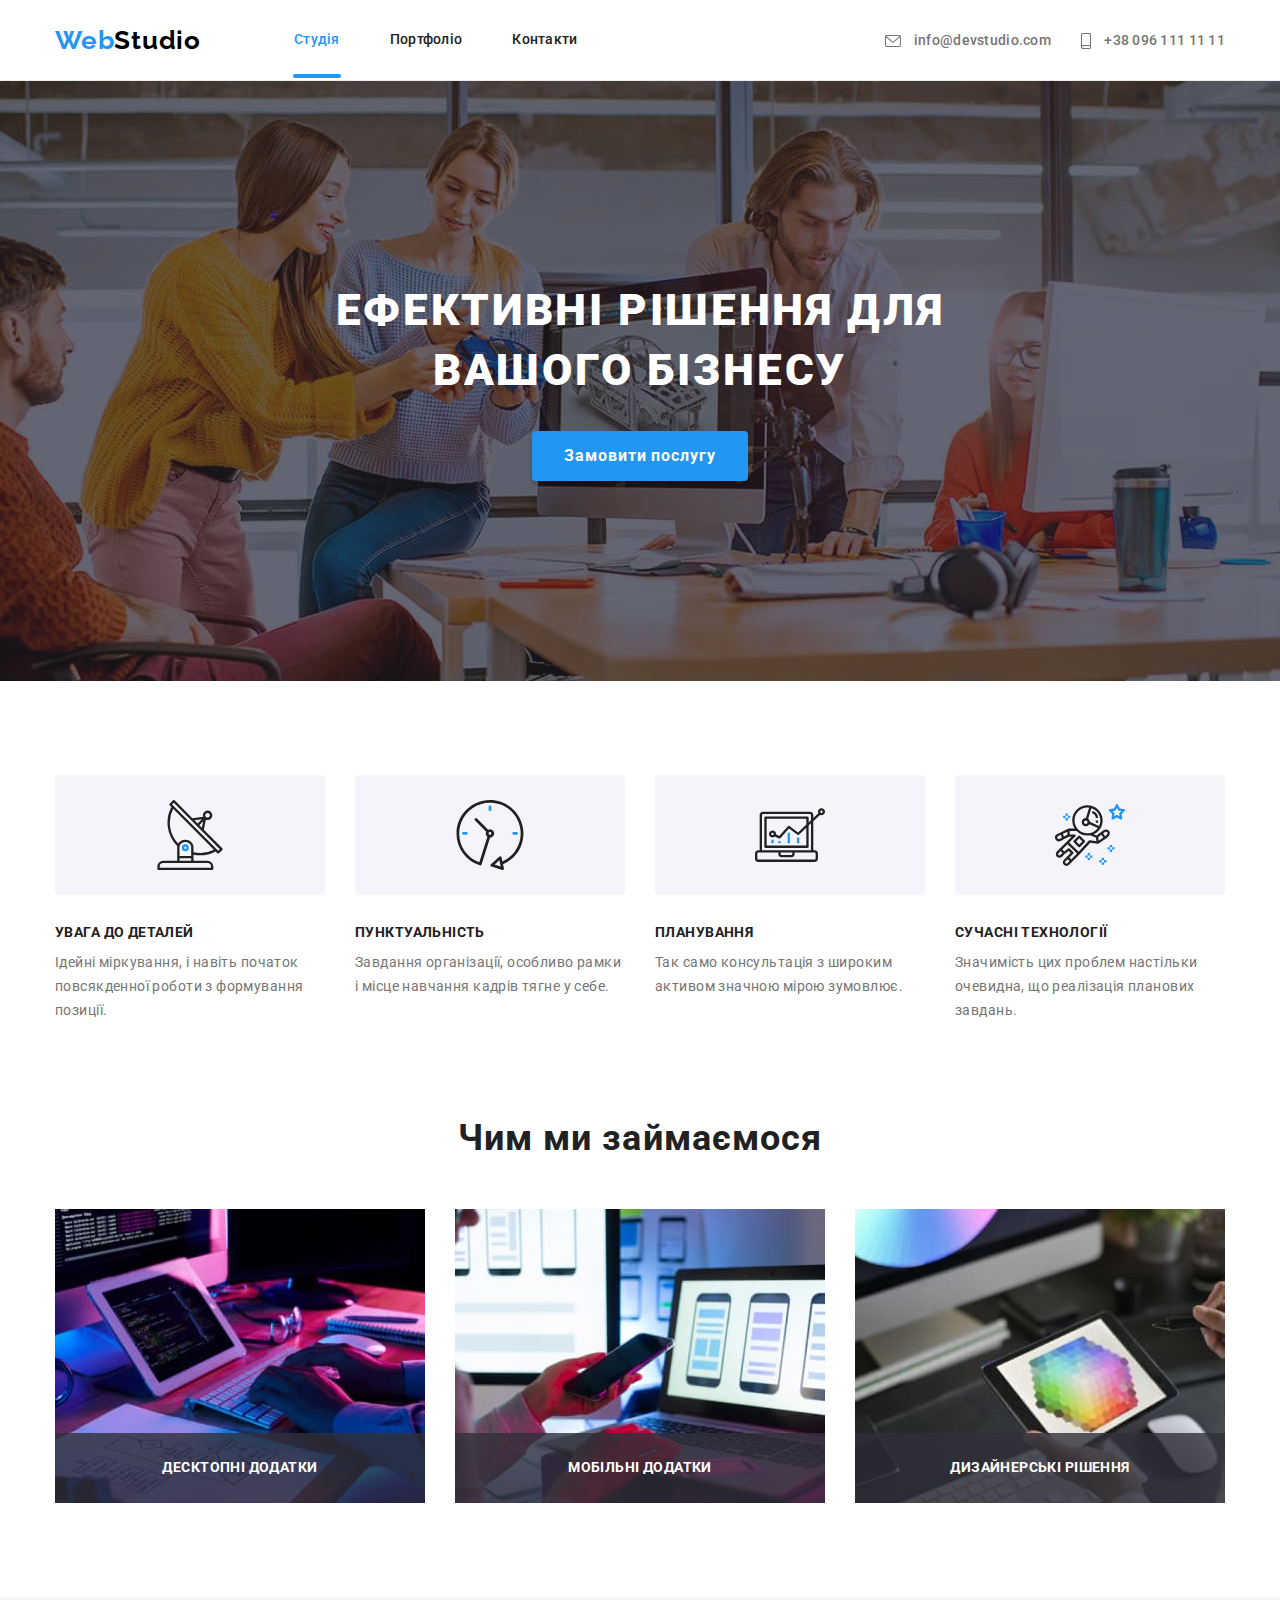
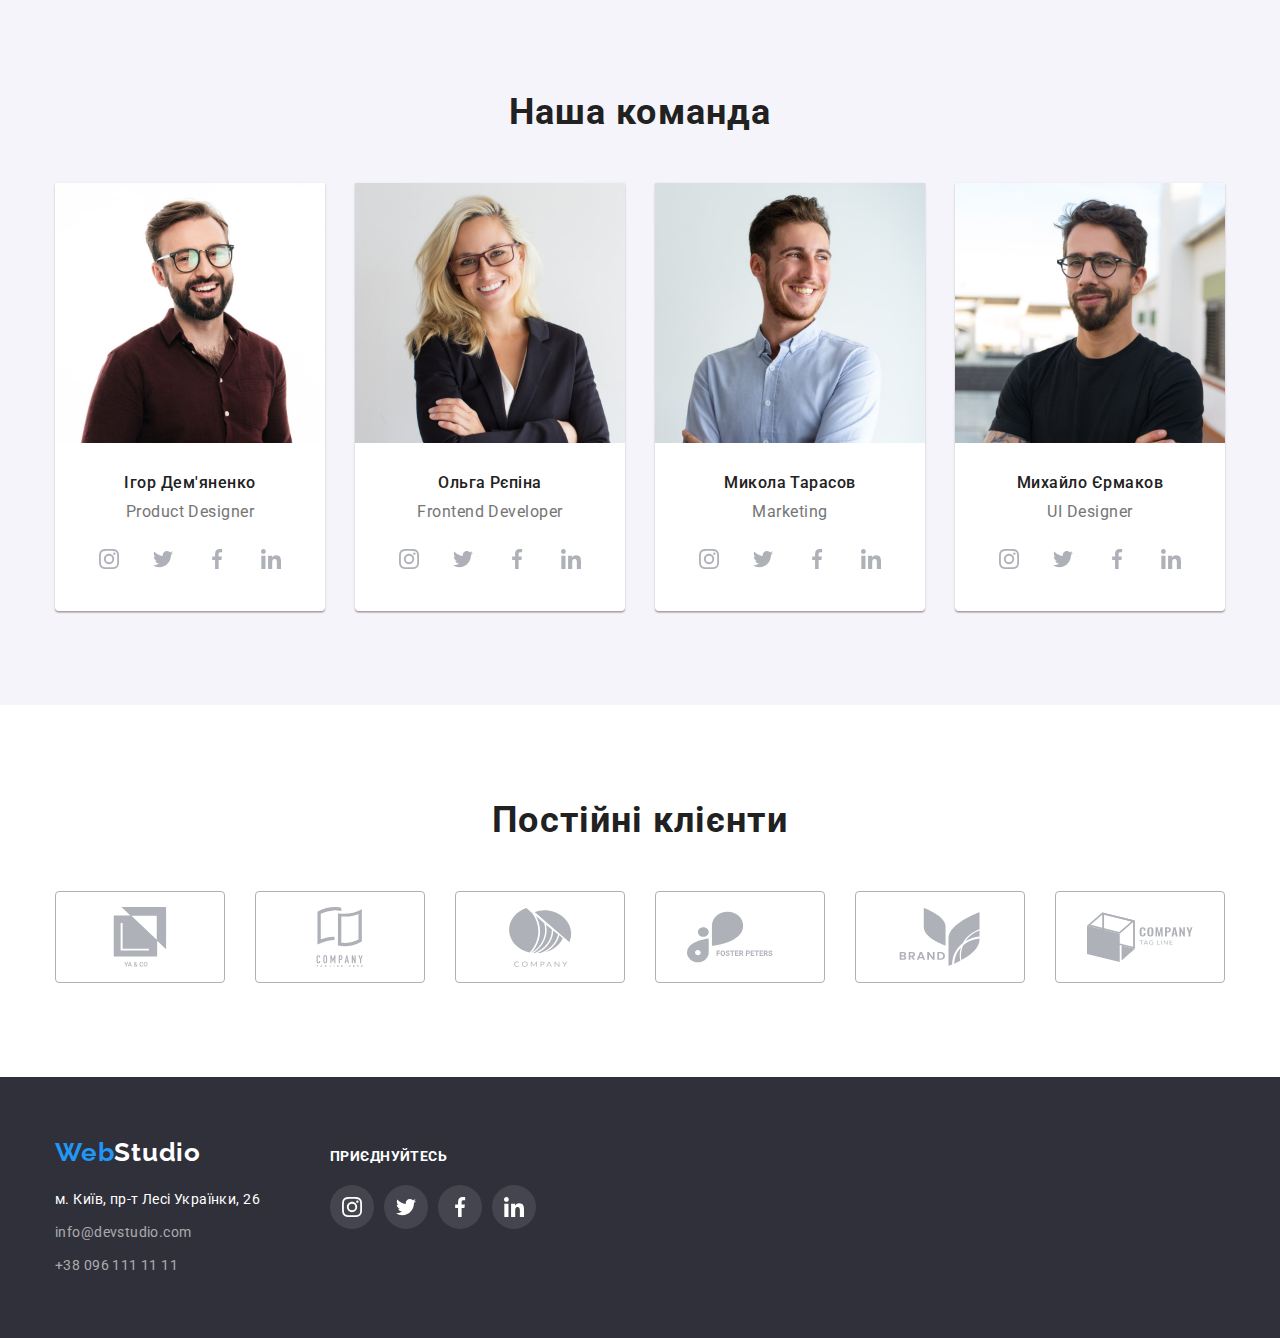
<file: index.html>
<!DOCTYPE html>
<html lang="uk">
  <head>
    <meta charset="UTF-8" />
    <meta http-equiv="X-UA-Compatible" content="IE=edge" />
    <meta name="viewport" content="width=device-width, initial-scale=1.0" />
    <title>Студия</title>
    <link rel="preconnect" href="https://fonts.googleapis.com" />
    <link rel="preconnect" href="https://fonts.gstatic.com" crossorigin />
    <link
      href="https://fonts.googleapis.com/css2?family=Raleway:wght@700&family=Roboto:wght@400;500;700;900&display=swap"
      rel="stylesheet"
    />
    <link
      rel="stylesheet"
      href="https://cdnjs.cloudflare.com/ajax/libs/modern-normalize/1.1.0/modern-normalize.min.css"
    />
    <link rel="stylesheet" href="./css/styles.css" />
  </head>

  <body>
    <!--header-->

    <header class="page-header">
      <div class="container">
        <nav class="nav">
          <a href="./index.html" class="logo"><span class="logo-part">Web</span>Studio</a>
          <ul class="site-nav list">
            <li class="nav-link"><a href="./index.html" class="link current studio">Студія</a></li>
            <li class="nav-link"><a href="./portfolio.html" class="link">Портфоліо</a></li>
            <li class="nav-link"><a href="" class="link">Контакти</a></li>
          </ul>
        </nav>

        <ul class="email-phone">
          <li>
            <a href="mailto:info@devstudio.com" class="email">
              <svg width="16" height="12" class="envelope">
                <use href="./images/icons.svg#icon-envelope"></use>
              </svg>
              info@devstudio.com
            </a>
          </li>
          <li>
            <a href="tel:+380961111111" class="phone"
              ><svg width="10" height="16" class="smartphone">
                <use href="./images/icons.svg#icon-smartphone"></use>
              </svg>
              +38 096 111 11 11
            </a>
          </li>
        </ul>
      </div>
    </header>

    <!--MAIN-->
    <main>
      <!--Hero-->
      <section class="hero">
        <div class="container">
          <h1 class="hero-title">Ефективні рішення для вашого бізнесу</h1>
          <button type="button" class="button" data-modal-open>Замовити послугу</button>
        </div>
      </section>

      <!--features-->
      <section class="section-features">
        <div class="container">
          <h2 hidden>Features</h2>
          <ul class="features">
            <li class="item">
              <div class="features-icon">
                <svg width="70" height="70" class="antenna">
                  <use href="./images/icons.svg#icon-antenna"></use>
                </svg>
              </div>

              <h3 class="title">УВАГА ДО ДЕТАЛЕЙ</h3>
              <p class="text">
                Ідейні міркування, і навіть початок повсякденної роботи з формування позиції.
              </p>
            </li>
            <li class="item">
              <div class="features-icon">
                <svg width="70" height="70" class="clock">
                  <use href="./images/icons.svg#icon-clock"></use>
                </svg>
              </div>
              <h3 class="title">ПУНКТУАЛЬНІСТЬ</h3>
              <p class="text">
                Завдання організації, особливо рамки і місце навчання кадрів тягне у себе.
              </p>
            </li>
            <li class="item">
              <div class="features-icon">
                <svg width="70" height="70" class="clock">
                  <use href="./images/icons.svg#icon-diagram"></use>
                </svg>
              </div>
              <h3 class="title">ПЛАНУВАННЯ</h3>
              <p class="text">Так само консультація з широким активом значною мірою зумовлює.</p>
            </li>
            <li class="item">
              <div class="features-icon">
                <svg width="70" height="70" class="clock">
                  <use href="./images/icons.svg#icon-astronaut"></use>
                </svg>
              </div>
              <h3 class="title">СУЧАСНІ ТЕХНОЛОГІЇ</h3>
              <p class="text">
                Значимість цих проблем настільки очевидна, що реалізація планових завдань.
              </p>
            </li>
          </ul>
        </div>
      </section>

      <!--what we do-->
      <section class="section">
        <div class="container">
          <h2 class="section-title">Чим ми займаємося</h2>
          <ul class="section-title-list">
            <li class="item">
              <div class="thumb">
                <img src="./images/desktop.jpg" alt="Desktop" width="370" />
                <p class="thumb-text">Десктопні додатки</p>
              </div>
            </li>

            <li class="item">
              <div class="thumb">
                <img src="./images/mobile.jpg" alt="Mobile" width="370" />
                <p class="thumb-text">Мобільні додатки</p>
              </div>
            </li>

            <li class="item">
              <div class="thumb">
                <img src="./images/design.jpg" alt="Web design" width="370" />
                <p class="thumb-text">Дизайнерські рішення</p>
              </div>
            </li>
          </ul>
        </div>
      </section>

      <!--our team-->
      <section class="section-team">
        <div class="container">
          <h2 class="section-title">Наша команда</h2>
          <ul class="team">
            <li class="item">
              <img src="./images/product_designer.jpg" alt="Product designer" width="270" />
              <div class="team-title-text">
                <h3 class="title">Ігор Дем'яненко</h3>
                <p class="text">Product Designer</p>
                <ul class="team-icon list">
                  <li class="item">
                    <a class="link" href="" target="_blank" rel="noopener noreferrer nofollow">
                      <svg width="20" height="20">
                        <use href="./images/icons.svg#icon-instagram"></use>
                      </svg>
                    </a>
                  </li>
                  <li class="item">
                    <a class="link" href="" target="_blank" rel="noopener noreferrer nofollow">
                      <svg width="20" height="20">
                        <use href="./images/icons.svg#icon-twitter"></use>
                      </svg>
                    </a>
                  </li>
                  <li class="item">
                    <a class="link" href="" target="_blank" rel="noopener noreferrer nofollow">
                      <svg width="20" height="20">
                        <use href="./images/icons.svg#icon-facebook"></use>
                      </svg>
                    </a>
                  </li>
                  <li class="item">
                    <a class="link" href="" target="_blank" rel="noopener noreferrer nofollow">
                      <svg width="20" height="20">
                        <use href="./images/icons.svg#icon-linkedin"></use>
                      </svg>
                    </a>
                  </li>
                </ul>
              </div>
            </li>
            <li class="item">
              <img src="./images/developer.jpg" alt="Frontend developer" width="270" />
              <div class="team-title-text">
                <h3 class="title">Ольга Рєпіна</h3>
                <p class="text">Frontend Developer</p>
                <ul class="team-icon list">
                  <li class="item">
                    <a class="link" href="" target="_blank" rel="noopener noreferrer nofollow">
                      <svg width="20" height="20">
                        <use href="./images/icons.svg#icon-instagram"></use>
                      </svg>
                    </a>
                  </li>
                  <li class="item">
                    <a class="link" href="" target="_blank" rel="noopener noreferrer nofollow">
                      <svg width="20" height="20">
                        <use href="./images/icons.svg#icon-twitter"></use>
                      </svg>
                    </a>
                  </li>
                  <li class="item">
                    <a class="link" href="" target="_blank" rel="noopener noreferrer nofollow">
                      <svg width="20" height="20">
                        <use href="./images/icons.svg#icon-facebook"></use>
                      </svg>
                    </a>
                  </li>
                  <li class="item">
                    <a class="link" href="" target="_blank" rel="noopener noreferrer nofollow">
                      <svg width="20" height="20">
                        <use href="./images/icons.svg#icon-linkedin"></use>
                      </svg>
                    </a>
                  </li>
                </ul>
              </div>
            </li>
            <li class="item">
              <img src="./images/marketing.jpg" alt="Marketing" width="270" />
              <div class="team-title-text">
                <h3 class="title">Микола Тарасов</h3>
                <p class="text">Marketing</p>
                <ul class="team-icon list">
                  <li class="item">
                    <a class="link" href="" target="_blank" rel="noopener noreferrer nofollow">
                      <svg width="20" height="20">
                        <use href="./images/icons.svg#icon-instagram"></use>
                      </svg>
                    </a>
                  </li>
                  <li class="item">
                    <a class="link" href="" target="_blank" rel="noopener noreferrer nofollow">
                      <svg width="20" height="20">
                        <use href="./images/icons.svg#icon-twitter"></use>
                      </svg>
                    </a>
                  </li>
                  <li class="item">
                    <a class="link" href="" target="_blank" rel="noopener noreferrer nofollow">
                      <svg width="20" height="20">
                        <use href="./images/icons.svg#icon-facebook"></use>
                      </svg>
                    </a>
                  </li>
                  <li class="item">
                    <a class="link" href="" target="_blank" rel="noopener noreferrer nofollow">
                      <svg width="20" height="20">
                        <use href="./images/icons.svg#icon-linkedin"></use>
                      </svg>
                    </a>
                  </li>
                </ul>
              </div>
            </li>
            <li class="item">
              <img src="./images/ui_designer.jpg" alt="UI Designer" width="270" />
              <div class="team-title-text">
                <h3 class="title">Михайло Єрмаков</h3>
                <p class="text">UI Designer</p>
                <ul class="team-icon list">
                  <li class="item">
                    <a class="link" href="" target="_blank" rel="noopener noreferrer nofollow">
                      <svg width="20" height="20">
                        <use href="./images/icons.svg#icon-instagram"></use>
                      </svg>
                    </a>
                  </li>
                  <li class="item">
                    <a class="link" href="" target="_blank" rel="noopener noreferrer nofollow">
                      <svg width="20" height="20">
                        <use href="./images/icons.svg#icon-twitter"></use>
                      </svg>
                    </a>
                  </li>
                  <li class="item">
                    <a class="link" href="" target="_blank" rel="noopener noreferrer nofollow">
                      <svg width="20" height="20">
                        <use href="./images/icons.svg#icon-facebook"></use>
                      </svg>
                    </a>
                  </li>
                  <li class="item">
                    <a class="link" href="" target="_blank" rel="noopener noreferrer nofollow">
                      <svg width="20" height="20">
                        <use href="./images/icons.svg#icon-linkedin"></use>
                      </svg>
                    </a>
                  </li>
                </ul>
              </div>
            </li>
          </ul>
        </div>
      </section>
      <!-- our clients -->
      <section class="section-clients">
        <div class="container">
          <h2 class="section-title">Постійні клієнти</h2>
          <ul class="clients">
            <li class="item">
              <a class="link" href="" target="_blank" rel="noopener noreferrer nofollow">
                <svg width="106" height="60" class="client-icon">
                  <use href="./images/icons.svg#icon-client_1"></use>
                </svg>
              </a>
            </li>

            <li class="item">
              <a class="link" href="" target="_blank" rel="noopener noreferrer nofollow">
                <svg width="106" height="60" class="client-icon">
                  <use href="./images/icons.svg#icon-client_2"></use>
                </svg>
              </a>
            </li>

            <li class="item">
              <a class="link" href="" target="_blank" rel="noopener noreferrer nofollow">
                <svg width="106" height="60" class="client-icon">
                  <use href="./images/icons.svg#icon-client_3"></use>
                </svg>
              </a>
            </li>
            <li class="item">
              <a class="link" href="" target="_blank" rel="noopener noreferrer nofollow">
                <svg width="106" height="60" class="client-icon">
                  <use href="./images/icons.svg#icon-client_4"></use>
                </svg>
              </a>
            </li>
            <li class="item">
              <a class="link" href="" target="_blank" rel="noopener noreferrer nofollow">
                <svg width="106" height="60" class="client-icon">
                  <use href="./images/icons.svg#icon-client_5"></use>
                </svg>
              </a>
            </li>
            <li class="item">
              <a class="link" href="" target="_blank" rel="noopener noreferrer nofollow">
                <svg width="106" height="60" class="client-icon">
                  <use href="./images/icons.svg#icon-client_6"></use>
                </svg>
              </a>
            </li>
          </ul>
        </div>
      </section>
    </main>

    <!--footer-->
    <footer class="footer">
      <div class="container footer-wrap">
        <div class="footer-logo-address">
          <a href="./index.html" class="footer-logo"><span class="logo-part">Web</span>Studio</a>
          <address>
            <ul class="footer-address list">
              <li class="item">
                <a
                  href="https://goo.gl/maps/TpQ6tgruh54rHZ967"
                  target="_blank"
                  rel="noopener noreferrer nofollow"
                  class="post-address"
                  >м. Київ, пр-т Лесі Українки, 26</a
                >
              </li>
              <li class="item">
                <a href="mailto:info@devstudio.com" class="footer-email">info@devstudio.com</a>
              </li>
              <li class="item">
                <a href="tel:+380961111111" class="footer-phone">+38 096 111 11 11</a>
              </li>
            </ul>
          </address>
        </div>
        <div class="footer-join-us">
          <h2 class="footer-join-us-title">приєднуйтесь</h2>
          <ul class="footer-join-us icon-list">
            <li class="item">
              <a class="link" href="" target="_blank" rel="noopener noreferrer nofollow">
                <svg width="20" height="20">
                  <use href="./images/icons.svg#icon-instagram"></use>
                </svg>
              </a>
            </li>
            <li class="item">
              <a class="link" href="" target="_blank" rel="noopener noreferrer nofollow">
                <svg width="20" height="20">
                  <use href="./images/icons.svg#icon-twitter"></use>
                </svg>
              </a>
            </li>
            <li class="item">
              <a class="link" href="" target="_blank" rel="noopener noreferrer nofollow">
                <svg width="20" height="20">
                  <use href="./images/icons.svg#icon-facebook"></use>
                </svg>
              </a>
            </li>
            <li class="item">
              <a class="link" href="" target="_blank" rel="noopener noreferrer nofollow">
                <svg width="20" height="20">
                  <use href="./images/icons.svg#icon-linkedin"></use>
                </svg>
              </a>
            </li>
          </ul>
        </div>
      </div>
    </footer>

    <div class="backdrop is-hidden" data-modal>
      <div class="modal">
        <button class="close-button" data-modal-close>
          <svg width="11" height="11">
            <use href="./images/icons.svg#icon-close-button"></use>
          </svg>
        </button>
      </div>
    </div>
    <script src="./js/modal.js"></script>
  </body>
</html>
</file>
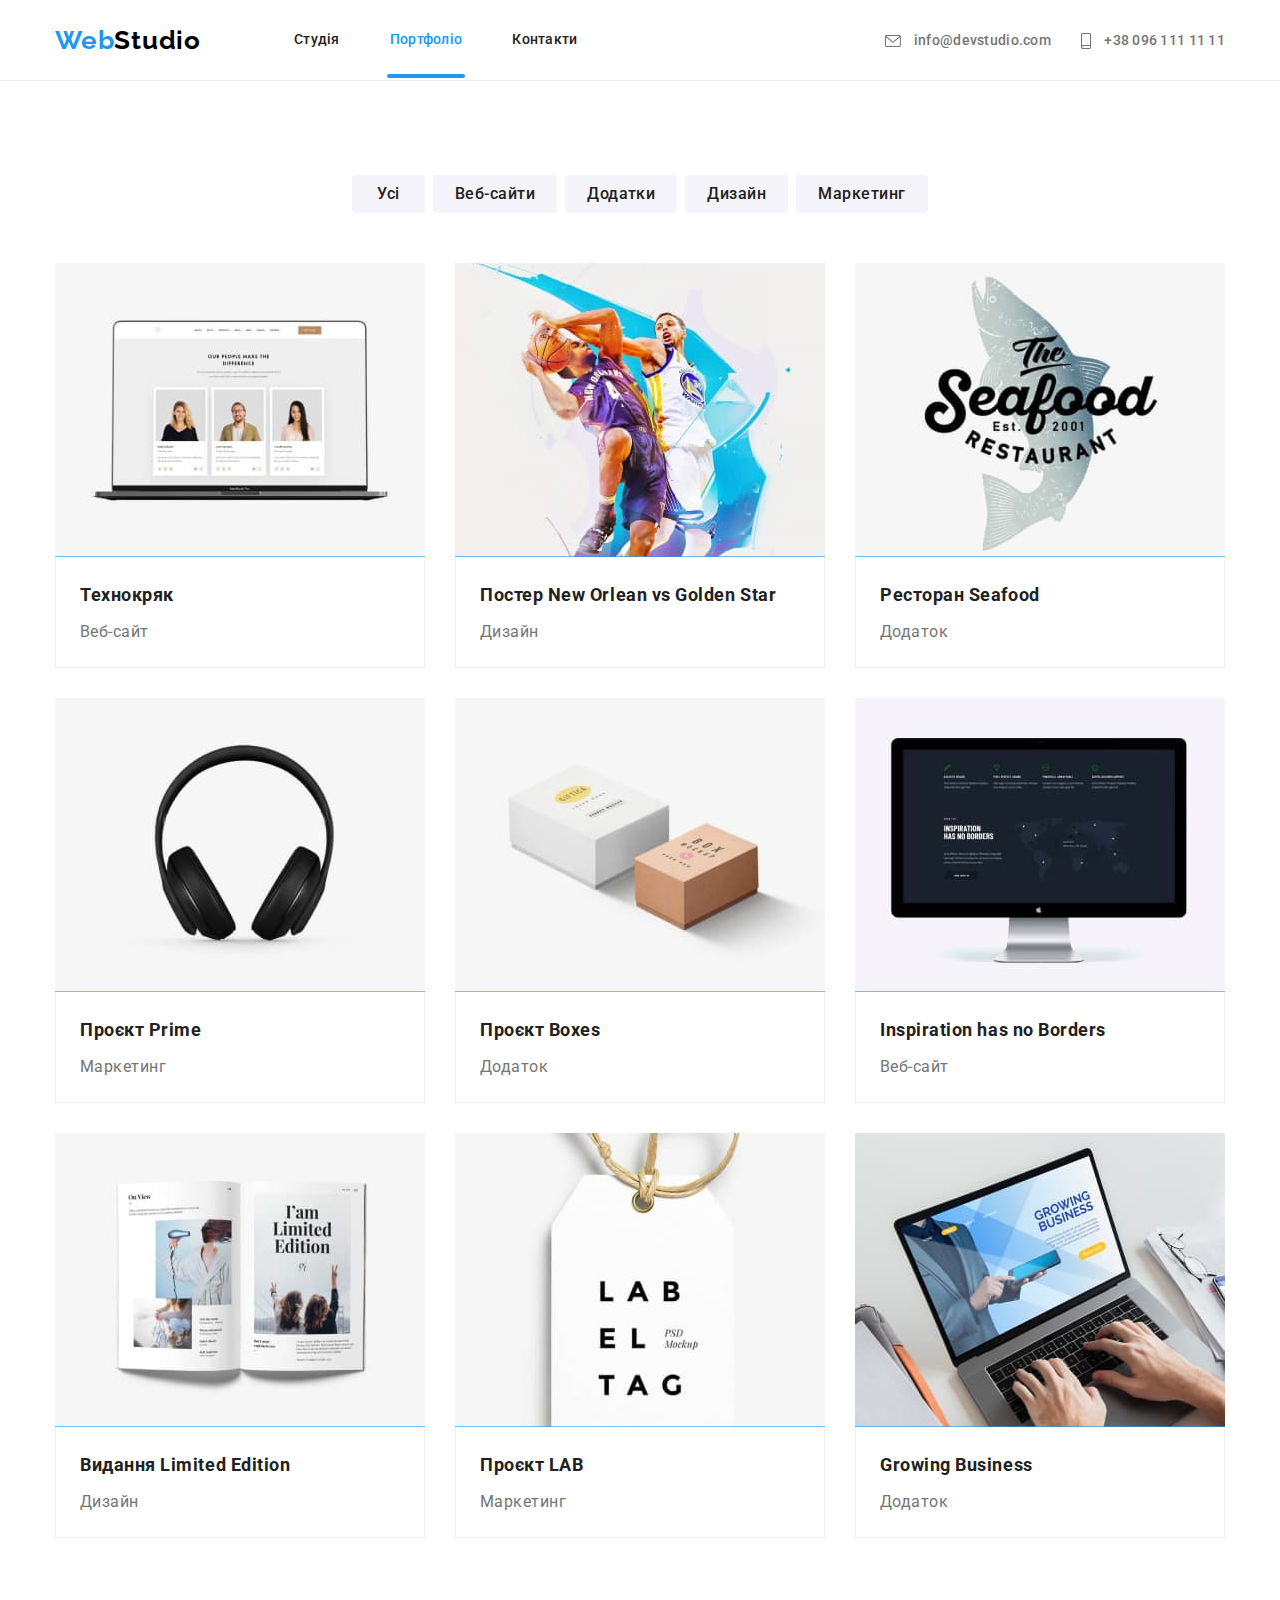
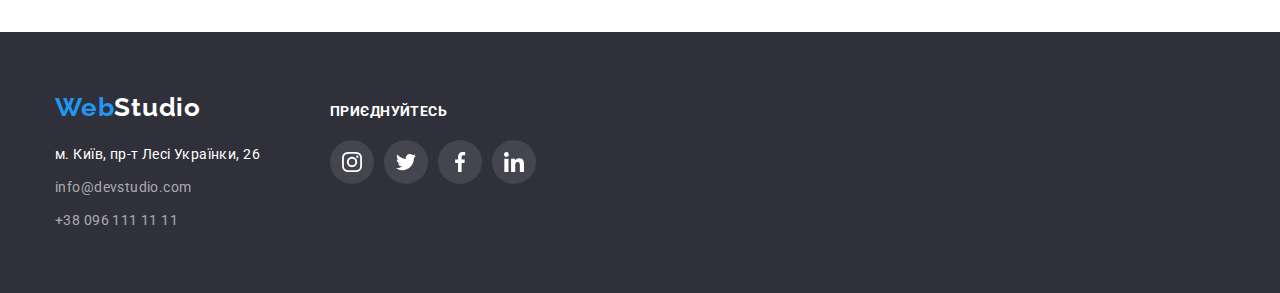
<file: portfolio.html>
<!DOCTYPE html>
<html lang="uk">
  <head>
    <meta charset="UTF-8" />
    <meta http-equiv="X-UA-Compatible" content="IE=edge" />
    <meta name="viewport" content="width=device-width, initial-scale=1.0" />
    <title>Портфолио</title>
    <link rel="preconnect" href="https://fonts.googleapis.com" />
    <link rel="preconnect" href="https://fonts.gstatic.com" crossorigin />
    <link
      href="https://fonts.googleapis.com/css2?family=Raleway:wght@700&family=Roboto:wght@400;500;700;900&display=swap"
      rel="stylesheet"
    />
    <link
      rel="stylesheet"
      href="https://cdnjs.cloudflare.com/ajax/libs/modern-normalize/1.1.0/modern-normalize.min.css"
    />
    <link rel="stylesheet" href="./css/styles.css" />
  </head>

  <body>
    <!-- header -->
    <header class="page-header">
      <div class="container">
        <nav class="nav">
          <a href="./index.html" class="logo"><span class="logo-part">Web</span>Studio</a>
          <ul class="site-nav list">
            <li class="nav-link"><a href="./index.html" class="link">Студія</a></li>
            <li class="nav-link">
              <a href="./portfolio.html" class="link current portfolio">Портфоліо</a>
            </li>
            <li class="nav-link"><a href="" class="link">Контакти</a></li>
          </ul>
        </nav>

        <ul class="email-phone">
          <li>
            <a href="mailto:info@devstudio.com" class="email">
              <svg width="16" height="12" class="envelope">
                <use href="./images/icons.svg#icon-envelope"></use>
              </svg>
              info@devstudio.com
            </a>
          </li>
          <li>
            <a href="tel:+380961111111" class="phone"
              ><svg width="10" height="16" class="smartphone">
                <use href="./images/icons.svg#icon-smartphone"></use>
              </svg>
              +38 096 111 11 11
            </a>
          </li>
        </ul>
      </div>
    </header>

    <!-- main -->
    <main class="main-portfolio">
      <!-- portfolio filter -->
      <section class="section">
        <div class="container">
          <h1 hidden>Portfolio filter</h1>
          <ul class="portfolio-filter list">
            <li class="item"><button type="button" class="button all">Усі</button></li>
            <li class="item"><button type="button" class="button">Веб-сайти</button></li>
            <li class="item"><button type="button" class="button">Додатки</button></li>
            <li class="item"><button type="button" class="button">Дизайн</button></li>
            <li class="item"><button type="button" class="button">Маркетинг</button></li>
          </ul>

          <ul class="portfolio-list">
            <li class="item">
              <a href="" class="link">
                <div class="overlay">
                  <img src="./images/portfolio1.jpg" alt="Технокряк" width="370" />
                  <p class="overlay-text">
                    Ресурс пропонує комплексні пропозиції з різним рівнем функціоналу та сервісів.
                    Все це дозволить відвідувачу отримати вичерпні відомості про компанію чи
                    приватну особу.
                  </p>
                </div>

                <div class="portfolio-border">
                  <h2 class="title">Технокряк</h2>
                  <p class="text">Веб-сайт</p>
                </div>
              </a>
            </li>

            <li class="item">
              <a href="" class="link">
                <div class="overlay">
                  <img src="./images/portfolio2.jpg" alt="Постер" width="370" />
                  <p class="overlay-text">
                    Ресурс пропонує комплексні пропозиції з різним рівнем функціоналу та сервісів.
                    Все це дозволить відвідувачу отримати вичерпні відомості про компанію чи
                    приватну особу.
                  </p>
                </div>

                <div class="portfolio-border">
                  <h2 class="title">Постер New Orlean vs Golden Star</h2>
                  <p class="text">Дизайн</p>
                </div>
              </a>
            </li>
            <li class="item">
              <a href="" class="link">
                <div class="overlay">
                  <img src="./images/portfolio3.jpg" alt="Ресторан Seafood" width="370" />
                  <p class="overlay-text">
                    Ресурс пропонує комплексні пропозиції з різним рівнем функціоналу та сервісів.
                    Все це дозволить відвідувачу отримати вичерпні відомості про компанію чи
                    приватну особу.
                  </p>
                </div>

                <div class="portfolio-border">
                  <h2 class="title">Ресторан Seafood</h2>
                  <p class="text">Додаток</p>
                </div>
              </a>
            </li>
            <li class="item">
              <a href="" class="link">
                <div class="overlay">
                  <img src="./images/portfolio4.jpg" alt="Проєкт Prime" width="370" />
                  <p class="overlay-text">
                    Ресурс пропонує комплексні пропозиції з різним рівнем функціоналу та сервісів.
                    Все це дозволить відвідувачу отримати вичерпні відомості про компанію чи
                    приватну особу.
                  </p>
                </div>

                <div class="portfolio-border">
                  <h2 class="title">Проєкт Prime</h2>
                  <p class="text">Маркетинг</p>
                </div>
              </a>
            </li>
            <li class="item">
              <a href="" class="link">
                <div class="overlay">
                  <img src="./images/portfolio5.jpg" alt="Проєкт Boxes" width="370" />
                  <p class="overlay-text">
                    Ресурс пропонує комплексні пропозиції з різним рівнем функціоналу та сервісів.
                    Все це дозволить відвідувачу отримати вичерпні відомості про компанію чи
                    приватну особу.
                  </p>
                </div>

                <div class="portfolio-border">
                  <h2 class="title">Проєкт Boxes</h2>
                  <p class="text">Додаток</p>
                </div>
              </a>
            </li>
            <li class="item">
              <a href="" class="link">
                <div class="overlay">
                  <img src="./images/portfolio6.jpg" alt="Веб-сайт Inspiration" width="370" />
                  <p class="overlay-text">
                    Ресурс пропонує комплексні пропозиції з різним рівнем функціоналу та сервісів.
                    Все це дозволить відвідувачу отримати вичерпні відомості про компанію чи
                    приватну особу.
                  </p>
                </div>

                <div class="portfolio-border">
                  <h2 class="title">Inspiration has no Borders</h2>
                  <p class="text">Веб-сайт</p>
                </div>
              </a>
            </li>
            <li class="item">
              <a href="" class="link">
                <div class="overlay">
                  <img src="./images/portfolio7.jpg" alt="Видання Limited Edition" width="370" />
                  <p class="overlay-text">
                    Ресурс пропонує комплексні пропозиції з різним рівнем функціоналу та сервісів.
                    Все це дозволить відвідувачу отримати вичерпні відомості про компанію чи
                    приватну особу.
                  </p>
                </div>

                <div class="portfolio-border">
                  <h2 class="title">Видання Limited Edition</h2>
                  <p class="text">Дизайн</p>
                </div>
              </a>
            </li>
            <li class="item">
              <a href="" class="link">
                <div class="overlay">
                  <img src="./images/portfolio8.jpg" alt="Проєкт LAB" width="370" />
                  <p class="overlay-text">
                    Ресурс пропонує комплексні пропозиції з різним рівнем функціоналу та сервісів.
                    Все це дозволить відвідувачу отримати вичерпні відомості про компанію чи
                    приватну особу.
                  </p>
                </div>

                <div class="portfolio-border">
                  <h2 class="title">Проєкт LAB</h2>
                  <p class="text">Маркетинг</p>
                </div>
              </a>
            </li>
            <li class="item">
              <a href="" class="link">
                <div class="overlay">
                  <img src="./images/portfolio9.jpg" alt="Додаток Growing Business" width="370" />
                  <p class="overlay-text">
                    Ресурс пропонує комплексні пропозиції з різним рівнем функціоналу та сервісів.
                    Все це дозволить відвідувачу отримати вичерпні відомості про компанію чи
                    приватну особу.
                  </p>
                </div>

                <div class="portfolio-border">
                  <h2 class="title">Growing Business</h2>
                  <p class="text">Додаток</p>
                </div>
              </a>
            </li>
          </ul>
        </div>
      </section>
    </main>

    <!--footer-->
    <footer class="footer">
      <div class="container footer-wrap">
        <div class="footer-logo-address">
          <a href="./index.html" class="footer-logo"><span class="logo-part">Web</span>Studio</a>
          <address>
            <ul class="footer-address list">
              <li class="item">
                <a
                  href="https://goo.gl/maps/TpQ6tgruh54rHZ967"
                  target="_blank"
                  rel="noopener noreferrer nofollow"
                  class="post-address"
                  >м. Київ, пр-т Лесі Українки, 26</a
                >
              </li>
              <li class="item">
                <a href="mailto:info@devstudio.com" class="footer-email">info@devstudio.com</a>
              </li>
              <li class="item">
                <a href="tel:+380961111111" class="footer-phone">+38 096 111 11 11</a>
              </li>
            </ul>
          </address>
        </div>
        <div class="footer-join-us">
          <h2 class="footer-join-us-title">приєднуйтесь</h2>
          <ul class="footer-join-us icon-list">
            <li class="item">
              <a class="link" href="" target="_blank" rel="noopener noreferrer nofollow">
                <svg width="20" height="20">
                  <use href="./images/icons.svg#icon-instagram"></use>
                </svg>
              </a>
            </li>
            <li class="item">
              <a class="link" href="" target="_blank" rel="noopener noreferrer nofollow">
                <svg width="20" height="20">
                  <use href="./images/icons.svg#icon-twitter"></use>
                </svg>
              </a>
            </li>
            <li class="item">
              <a class="link" href="" target="_blank" rel="noopener noreferrer nofollow">
                <svg width="20" height="20">
                  <use href="./images/icons.svg#icon-facebook"></use>
                </svg>
              </a>
            </li>
            <li class="item">
              <a class="link" href="" target="_blank" rel="noopener noreferrer nofollow">
                <svg width="20" height="20">
                  <use href="./images/icons.svg#icon-linkedin"></use>
                </svg>
              </a>
            </li>
          </ul>
        </div>
      </div>
    </footer>
  </body>
</html>
</file>
<file: css/styles.css>
*,
*::before,
*::after {
  box-sizing: border-box;
}

/* основной цвет текста #757575 */
/* вторичный цвет текста #212121 */
/* белый #FFFFFF */
/* акцент #2196F3 */

:root {
  --primary-text-color: #757575;
  --title-text-color: #212121;
  --accent-color: #2196f3;
  --white-color: #ffffff;
  --primary-background-color: #ffffff;
  --secondary-background-color: #2f303a;
  --team-background-color: #f5f4fa;
  --blue-hover-focus-active-color: #188ce8;
  --footer-email-phone-color: rgba(255, 255, 255, 0.6);
  --icon-grey-color: #afb1b8;
}

/* BODY */
body {
  color: var(--primary-text-color);
  font-family: 'Roboto', sans-serif;
  background-color: var(--primary-background-color);
}

/* container */
.container {
  width: 1200px;
  margin: 0 auto;
  padding-left: 15px;
  padding-right: 15px;
}

/* FLEXbox */
.email-phone,
.site-nav.list,
.features,
.section-title-list,
.team,
.page-header .container,
.clients {
  display: flex;
}

.nav {
  display: flex;
  align-items: center;
}

.logo {
  margin-right: 93px;
}

.site-nav.list > .nav-link:not(:last-child) {
  margin-right: 50px;
}

.email-phone {
  margin-left: auto;
  display: flex;
  align-items: center;
}

.email-phone .email,
.email-phone .phone {
  padding: 32px 0;
}

.email {
  margin-right: 30px;
}

.portfolio-filter.list {
  display: flex;
  justify-content: center;
  margin-bottom: 50px;
}

.portfolio-filter.list > .item:not(:last-child) {
  margin-right: 8px;
}

.portfolio-list {
  display: flex;
  flex-wrap: wrap;
  gap: 30px;
}

.portfolio-list .item {
  flex-basis: calc((100% - 60px) / 3);
}

.portfolio-list .link {
  display: block;
  transition: box-shadow 250ms cubic-bezier(0.4, 0, 0.2, 1);
}

.portfolio-list .link:hover {
  box-shadow: 0px 1px 1px rgba(0, 0, 0, 0.12), 0px 4px 4px rgba(0, 0, 0, 0.06),
    1px 4px 6px rgba(0, 0, 0, 0.16);
}

.portfolio-border {
  border-left: 1px solid #eeeeee;
  border-bottom: 1px solid #eeeeee;
  border-right: 1px solid #eeeeee;
  padding: 20px 24px;
}

.features > .item:not(:last-child),
.section-title-list > .item:not(:last-child),
.team > .item:not(:last-child) {
  margin-right: 30px;
}

img {
  display: block;
}

/* logo */
.logo {
  color: #000000;
  font-family: 'Raleway';
  font-weight: 700;
  font-size: 26px;
  line-height: 1.19;
  letter-spacing: 0.03em;
  text-decoration: none;
}

.logo-part {
  color: var(--accent-color);
  font-family: 'Raleway';
  font-weight: 700;
  font-size: 26px;
  line-height: 1.19;
  letter-spacing: 0.03em;
}

/* site-nav */
.site-nav.list {
  font-weight: 500;
  font-size: 14px;
  line-height: 1.14;
  letter-spacing: 0.02em;
}

.site-nav .link {
  color: var(--title-text-color);
  text-decoration: none;
  padding-top: 32px;
  padding-bottom: 32px;
  display: block;
  transition: color 250ms cubic-bezier(0.4, 0, 0.2, 1);
}

.site-nav .link:hover,
.site-nav .link:focus {
  color: var(--accent-color);
}

.site-nav .link.current {
  color: var(--accent-color);
}

/* подчеркивание active link в header-e */
.nav-link {
  position: relative;
}

.link.current.studio::after {
  position: absolute;
  content: '';
  bottom: 0;
  left: 50%;
  transform: translate(-50%, -50%);
  width: 48px;
  height: 4px;
  background: var(--accent-color);
  border-radius: 2px;
}

.link.current.portfolio::after {
  position: absolute;
  content: '';
  bottom: 0;
  left: 50%;
  transform: translate(-50%, -50%);
  width: 78px;
  height: 4px;
  background: var(--accent-color);
  border-radius: 2px;
}

/* email + phone number */
.email,
.phone {
  color: var(--primary-text-color);
  font-weight: 500;
  font-size: 14px;
  line-height: 1.14;
  letter-spacing: 0.02em;
  text-decoration: none;
  transition: fill 250ms cubic-bezier(0.4, 0, 0.2, 1), color 250ms cubic-bezier(0.4, 0, 0.2, 1);
}

.email:hover,
.email:focus,
.phone:hover,
.phone:focus {
  fill: var(--accent-color);
  color: var(--accent-color);
}

/* svg-иконки в HEADER-e */
.envelope,
.smartphone {
  vertical-align: middle;
  fill: currentColor;
  margin-right: 10px;
}

/* PORTFOLIO buttons */
.portfolio-filter .button {
  border: 0;
  border-radius: 4px;
  padding: 6px 22px;
  font-family: inherit;
  color: var(--title-text-color);
  background-color: var(--team-background-color);
  font-weight: 500;
  font-size: 16px;
  line-height: 1.63;
  letter-spacing: 0.03em;
  cursor: pointer;
  transition: color 250ms cubic-bezier(0.4, 0, 0.2, 1),
    background-color 250ms cubic-bezier(0.4, 0, 0.2, 1),
    box-shadow 250ms cubic-bezier(0.4, 0, 0.2, 1);
}

.portfolio-filter .button.all {
  padding: 6px 25px;
}

.portfolio-filter .button:hover,
.portfolio-filter .button:focus,
.portfolio-filter .button:active {
  color: var(--white-color);
  background-color: var(--accent-color);
  box-shadow: 0px 3px 1px rgba(0, 0, 0, 0.1), 0px 1px 2px rgba(0, 0, 0, 0.08),
    0px 2px 2px rgba(0, 0, 0, 0.12);
}

/* index HERO заголовок*/
.hero-title {
  color: var(--white-color);
  width: 696px;
  font-weight: 900;
  font-size: 44px;
  line-height: 1.36;
  text-align: center;
  letter-spacing: 0.06em;
  text-transform: uppercase;
  margin: 0 auto 30px;
}

/* index HERO button */
.hero .button {
  padding: 10px 32px;
  color: var(--white-color);
  background-color: var(--accent-color);
  border: 0;
  box-shadow: 0px 4px 4px rgba(0, 0, 0, 0.15);
  border-radius: 4px;
  cursor: pointer;
  font-weight: 700;
  font-size: 16px;
  line-height: 1.88;
  align-items: center;
  text-align: center;
  letter-spacing: 0.06em;
  transition: background-color 250ms cubic-bezier(0.4, 0, 0.2, 1),
    box-shadow 250ms cubic-bezier(0.4, 0, 0.2, 1);
}

/* DISPLAY */
.page-header li {
  display: inline;
}

.footer a {
  display: inline-block;
}

/* HERO hover focus */
.hero .button:hover,
.hero .button:focus,
.hero .button:active {
  background-color: var(--blue-hover-focus-active-color);
}

/* заголовки SECTION*/
.section-title {
  color: var(--title-text-color);
  font-size: 36px;
  line-height: 1.17;
  text-align: center;
  letter-spacing: 0.03em;
  margin-bottom: 50px;
}

/* заголовки FEATURES */
.features .title {
  color: var(--title-text-color);
  font-size: 14px;
  line-height: 1.14;
  letter-spacing: 0.03em;
  text-transform: uppercase;
  margin-bottom: 10px;
}

.features .text {
  font-size: 14px;
  line-height: 1.71;
  letter-spacing: 0.03em;
}

/* TEAM */
.team > .item {
  background: var(--primary-background-color);
  box-shadow: 0px 1px 3px rgba(0, 0, 0, 0.12), 0px 1px 1px rgba(0, 0, 0, 0.14),
    0px 2px 1px rgba(101, 37, 37, 0.2);
  border-radius: 0px 0px 4px 4px;
}

.team .title {
  color: var(--title-text-color);
  font-weight: 500;
  font-size: 16px;
  line-height: 1.19;
  text-align: center;
  letter-spacing: 0.03em;
  margin-bottom: 10px;
}

.team .text {
  line-height: 1.19;
  text-align: center;
  letter-spacing: 0.03em;
  margin-bottom: 16px;
}

.team-title-text {
  padding-top: 30px;
  padding-bottom: 30px;
}

/* PORTFOLIO projects list ЗАГОЛОВКИ */
.portfolio-list .title {
  color: var(--title-text-color);
  font-size: 18px;
  line-height: 2;
  letter-spacing: 0.03em;
  margin-bottom: 4px;
}

/* PORTFOLIO projects list АБЗАЦЫ */
.portfolio-list .text {
  color: var(--primary-text-color);
  font-size: 16px;
  line-height: 1.88;
  letter-spacing: 0.03em;
}

/* FOOTER */
/* footer logo-part */
.footer-logo {
  color: var(--white-color);
  font-family: 'Raleway';
  font-weight: 700;
  font-size: 26px;
  line-height: 1.19;
  letter-spacing: 0.03em;
  text-decoration: none;
  margin-bottom: 20px;
}

.footer {
  padding-top: 60px;
  padding-bottom: 60px;
}

.post-address {
  color: var(--white-color);
  font-weight: 400;
  font-size: 14px;
  line-height: 1.71;
  letter-spacing: 0.03em;
  text-decoration: none;
  font-style: normal;
  transition: color 250ms cubic-bezier(0.4, 0, 0.2, 1);
}

.footer-email,
.footer-phone {
  color: var(--footer-email-phone-color);
  font-weight: 400;
  font-size: 14px;
  line-height: 1.71;
  letter-spacing: 0.03em;
  text-decoration: none;
  font-style: normal;
  transition: color 250ms cubic-bezier(0.4, 0, 0.2, 1);
}

.footer-address > .item:not(:last-child) {
  margin-bottom: 9px;
}

.post-address:hover,
.post-address:focus,
.footer-email:hover,
.footer-email:focus,
.footer-phone:hover,
.footer-phone:focus {
  color: var(--accent-color);
}

/* убирает маркеры списков */
.site-nav.list,
.email-phone,
.features,
.section-title-list,
.team,
.footer-address.list,
.portfolio-filter.list,
.portfolio-list,
.clients,
.team-icon.list,
.footer-join-us.icon-list {
  list-style: none;
}

/* убирает подчеркивание ссылок */
.link {
  text-decoration: none;
}

/* РАМКА хедера */
.page-header {
  border-bottom: 1px solid #ececec;
}

/* ФОНЫ */
.page-header,
.main-portfolio,
.section,
.section-features,
.section-clients {
  background-color: var(--white-color);
}

.hero {
  max-width: 1600px;
  height: 600px;
  background-color: var(--secondary-background-color);
  text-align: center;
  padding-top: 200px;
  padding-bottom: 200px;

  margin-left: auto;
  margin-right: auto;
  background-image: linear-gradient(to right, rgba(47, 48, 58, 0.4), rgba(47, 48, 58, 0.4)),
    url(../images/hero_bcg_image.jpg);

  background-repeat: no-repeat;
  background-size: cover;
  background-position: center;
}

.section-team {
  background-color: var(--team-background-color);
}

.footer {
  background-color: var(--secondary-background-color);
}

/* PADDING */
.section,
.section-team {
  padding-top: 94px;
  padding-bottom: 94px;
}

.section-features {
  padding-top: 94px;
}

/* обнуляет margin top & bottom */
h1,
h2,
h3,
ul,
p {
  margin-top: 0;
  margin-bottom: 0;
  padding-left: 0px;
}

/* SVG-иконки section-features*/
.features-icon {
  display: flex;
  justify-content: center;
  align-items: center;
  width: 270px;
  height: 120px;
  background: var(--team-background-color);
  margin-bottom: 30px;
  border-radius: 4px;
}

/* SVG-иконки section-team*/
.team-icon {
  display: flex;
  justify-content: center;
}

.team-icon .link {
  display: flex;
  justify-content: center;
  align-items: center;
  width: 44px;
  height: 44px;
  border-radius: 50%;
  fill: var(--icon-grey-color);
  transition: fill 250ms cubic-bezier(0.4, 0, 0.2, 1),
    background-color 250ms cubic-bezier(0.4, 0, 0.2, 1);
}

.team-icon .item:not(:last-child) {
  margin-right: 10px;
}

.team-icon .link:hover,
.team-icon .link:focus {
  fill: var(--white-color);
  background-color: var(--accent-color);
}

/* section-clients */
.section-clients {
  padding: 94px 0;
}

.clients .item:not(:last-child) {
  margin-right: 30px;
}

.clients .link {
  display: flex;
  justify-content: center;
  align-items: center;
  width: 170px;
  height: 92px;
  border: 1px solid var(--icon-grey-color);
  border-radius: 4px;
  fill: var(--icon-grey-color);
  transition: fill 250ms cubic-bezier(0.4, 0, 0.2, 1),
    border-color 250ms cubic-bezier(0.4, 0, 0.2, 1);
}

.clients .link:hover,
.clients .link:focus {
  fill: var(--accent-color);
  border-color: var(--accent-color);
}

/* FOOTER svg icons */
.footer-join-us,
.footer-logo-address {
  display: inline-block;
}

.footer-logo-address {
  margin-right: 70px;
}

.footer-join-us-title {
  font-size: 14px;
  line-height: 1.14;
  letter-spacing: 0.03em;
  text-transform: uppercase;
  color: var(--white-color);
  margin-bottom: 20px;
}

.footer-wrap {
  display: flex;
  align-items: baseline;
}

.icon-list {
  display: flex;
}

.footer-join-us .link {
  display: flex;
  justify-content: center;
  align-items: center;
  width: 44px;
  height: 44px;
  border-radius: 50%;
  fill: var(--white-color);
  background-color: rgba(255, 255, 255, 0.1);
  transition: background-color 250ms cubic-bezier(0.4, 0, 0.2, 1);
}

.footer-join-us .item:not(:last-child) {
  margin-right: 10px;
}

.footer-join-us.icon-list .link:hover,
.footer-join-us.icon-list .link:focus {
  background-color: var(--accent-color);
}

/* what we do THUMBS */
.thumb {
  position: relative;
}

.thumb-text {
  position: absolute;
  bottom: 0;
  color: var(--white-color);
  width: 100%;
  height: 70px;
  display: flex;
  align-items: center;
  justify-content: center;
  background-color: rgba(47, 48, 58, 0.8);
  font-weight: 700;
  font-size: 14px;
  line-height: 1.14;
  letter-spacing: 0.03em;
  text-transform: uppercase;
}

/* overlay */
.overlay {
  position: relative;
  overflow: hidden;
  width: 370px;
  /* height: 294px; */
}

.overlay-text {
  position: absolute;
  top: 0;
  padding: 63px 24px;
  font-size: 18px;
  line-height: 1.55;
  letter-spacing: 0.03em;
  color: var(--primary-background-color);
  background-color: rgba(33, 150, 243, 0.9);

  /* opacity: 0; */
  transform: translateY(100%);
  transition: transform 250ms cubic-bezier(0.4, 0, 0.2, 1);
}

.portfolio-list .link:hover .overlay-text,
.portfolio-list .link:focus .overlay-text {
  transform: translateY(0);
  opacity: 1;
}

/* backdrop + modal window */
.backdrop {
  position: fixed;
  top: 0;
  left: 0;
  width: 100%;
  height: 100%;
  background-color: rgba(0, 0, 0, 0.2);
  opacity: 1;
  transition: opacity 250ms cubic-bezier(0.4, 0, 0.2, 1);
}

.backdrop.is-hidden {
  opacity: 0;
  pointer-events: none;
}

.backdrop.is-hidden .modal {
  transform: translate(-50%, -50%) scale(0);
  opacity: 0;
}

.modal {
  position: absolute;
  top: 50%;
  left: 50%;
  display: flex;
  min-width: 528px;
  min-height: 581px;
  background-color: var(--white-color);
  box-shadow: 0px 1px 3px rgba(0, 0, 0, 0.12), 0px 1px 1px rgba(0, 0, 0, 0.14),
    0px 2px 1px rgba(0, 0, 0, 0.2);
  border-radius: 4px;
  transform: translate(-50%, -50%) scale(1);
  opacity: 1;
  transition: transform 250ms cubic-bezier(0.4, 0, 0.2, 1),
    opacity 250ms cubic-bezier(0.4, 0, 0.2, 1);
}

.close-button {
  position: absolute;
  top: 8px;
  right: 8px;
  width: 30px;
  height: 30px;
  background: var(--white-color);
  border: 1px solid rgba(0, 0, 0, 0.1);
  border-radius: 50%;
  cursor: pointer;
}
</file>
